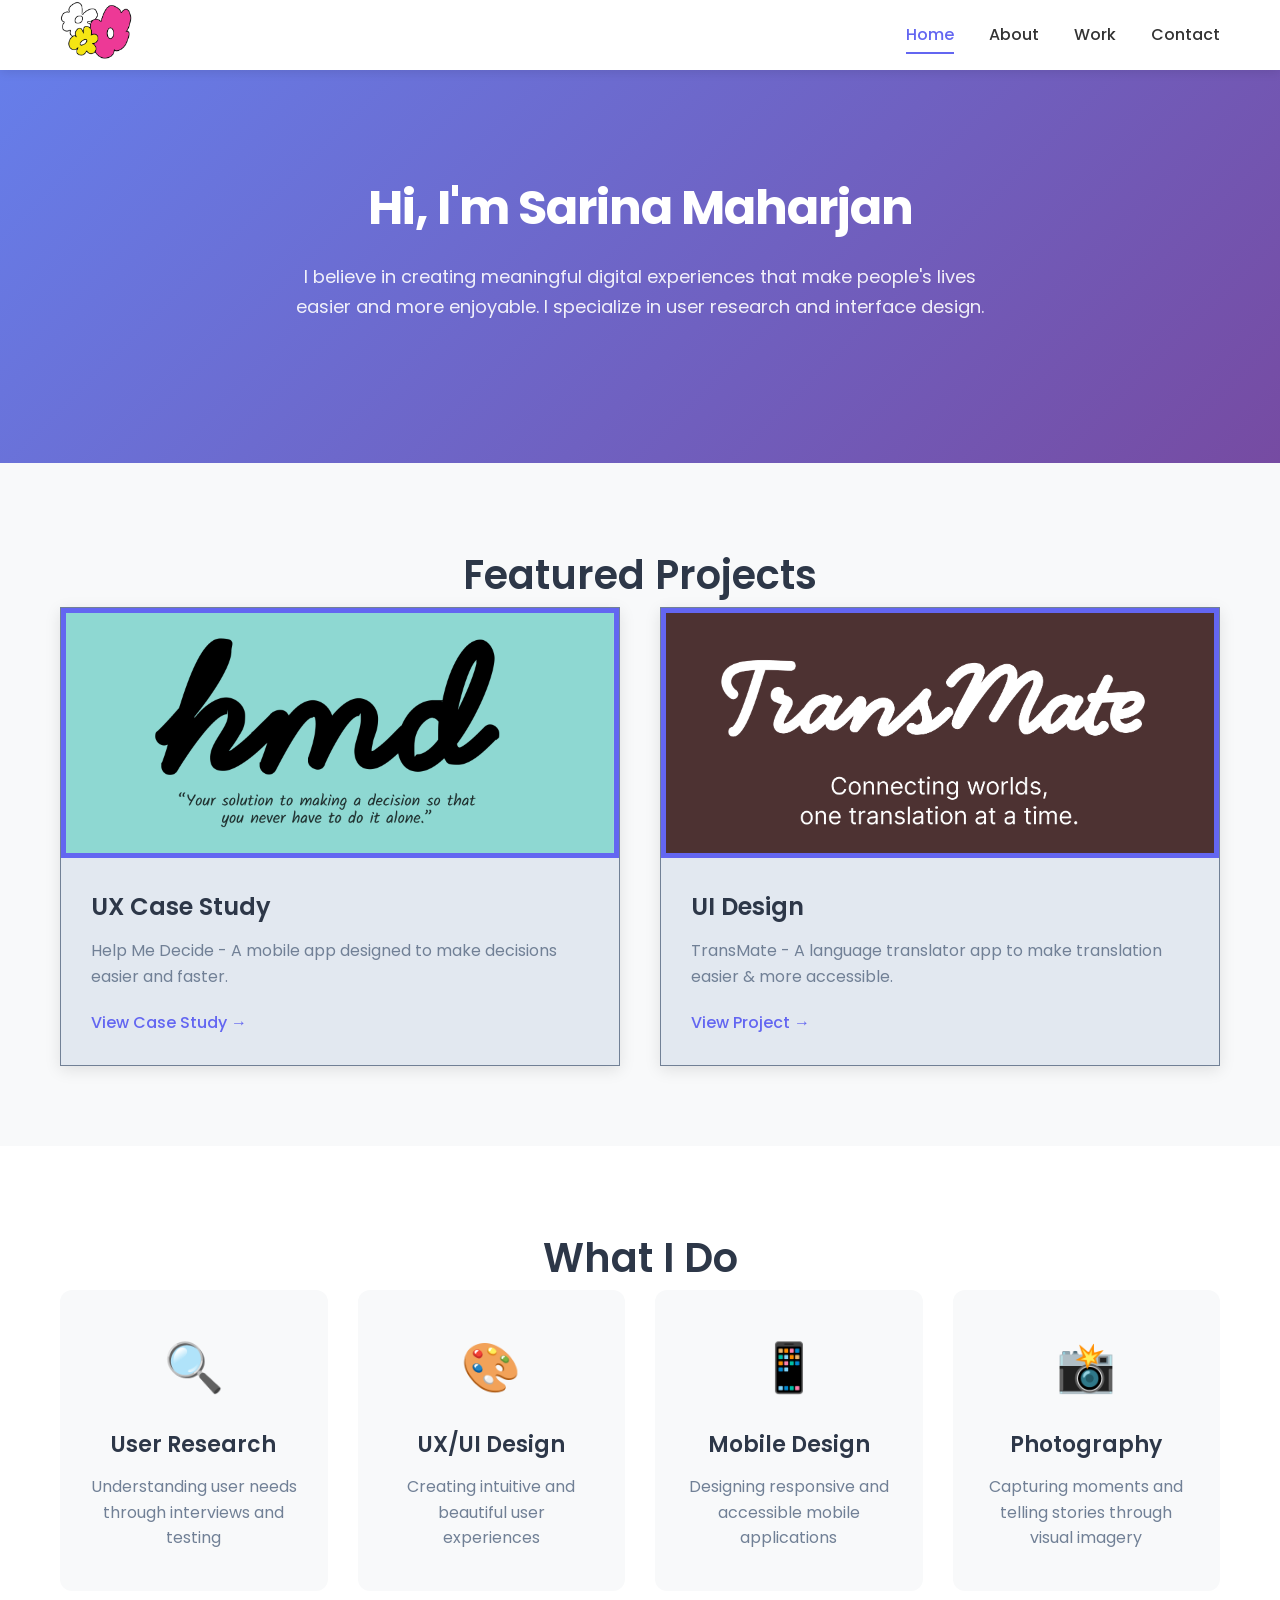
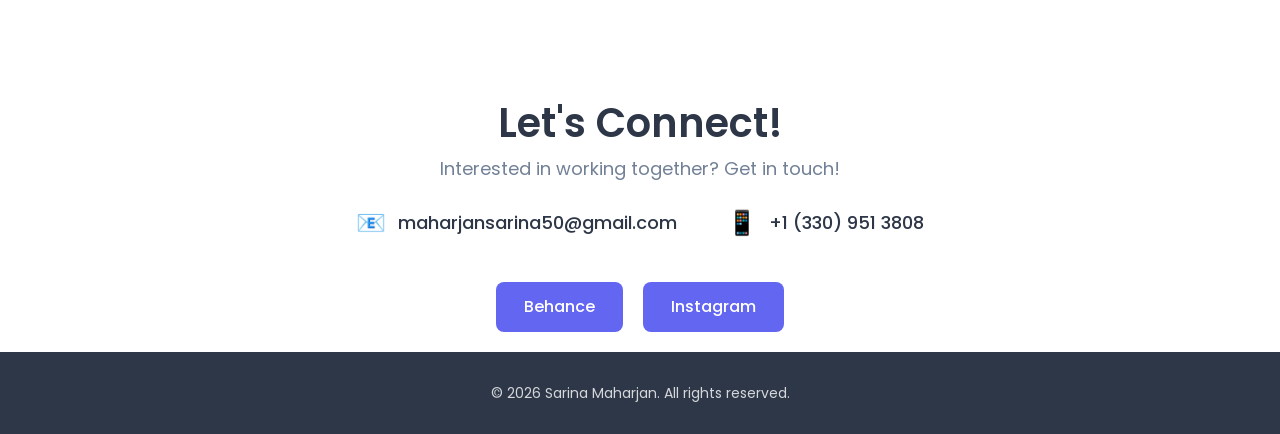
<file: index.html>
<!DOCTYPE html>
<html lang="en">
<head>
    <meta charset="UTF-8">
    <meta name="viewport" content="width=device-width, initial-scale=1.0">
    <title>Sarina Maharjan - UX/UI Designer</title>
    <link rel="stylesheet" href="style.css">
    <link href="https://fonts.googleapis.com/css2?family=Poppins:wght@300;400;500;600;700&display=swap" rel="stylesheet">
</head>
<body>
    <!-- Navigation -->
    <nav class="navbar">
        <div class="nav-container">
            <a href="index.html" class="logo">
    <img src="logo.png" alt="Sarina Maharjan">
</a>
            <ul class="nav-menu">
                <li><a href="index.html" class="active">Home</a></li>
                <li><a href="about.html">About</a></li>
                <li><a href="work.html">Work</a></li>
                <li><a href="#contact">Contact</a></li>
            </ul>
        </div>
    </nav>

    <!-- Hero Section -->
    <section class="hero">
        <div class="container">
            <div class="hero-content">
                <h1>Hi, I'm Sarina Maharjan</h1>
                <p class="hero-description">I believe in creating meaningful digital experiences that make people's lives easier and more enjoyable. I specialize in user research and interface design.</p>
               <!-- <div class="hero-buttons">
                    <a href="work.html" class="btn btn-primary">View My Work</a>
                    <a href="about.html" class="btn btn-secondary">About Me</a>
                </div>-->
            </div>
        </div>
    </section>

    <!-- Featured Work Preview -->
    <section class="featured-work">
        <div class="container">
            <h2 class="section-title">Featured Projects</h2>
            <div class="work-grid">
                <div class="work-card">
                    <div class="work-image">
                        <img src="hmd.png" alt="Help Me Decide App">
                    </div>
                    <div class="work-info">
                        <h3>UX Case Study</h3>
                        <p>Help Me Decide - A mobile app designed to make decisions easier and faster.</p>
                        <a href="https://www.figma.com/proto/SyUzmRysg45G4kjfIHkDVT/Sarina_Maharjan_CaseStudy?node-id=1-908&t=Y4ShxidRzzeLdUjM-1&scaling=min-zoom&content-scaling=fixed&page-id=0%3A1&starting-point-node-id=82%3A768" class="work-link" target="_blank">View Case Study →</a>
                    </div>
                </div>

                <div class="work-card">
                    <div class="work-image">
                        <img src="TM.png" alt="TransMah App">
                    </div>
                    <div class="work-info">
                        <h3>UI Design</h3>
                        <p>TransMate - A language translator app to make translation easier & more accessible.</p>
                        <a href="https://www.figma.com/proto/uf0gsg5HZ76IcyLqOOSyX9/Sarina-Maharjan?node-id=8224-472&t=InVKvM45Dc5nSNtn-1" class="work-link" target="_blank">View Project →</a>
                    </div>
                </div>
                <!--
                <div class="work-card">
                    <div class="work-image">
                        <img src="project-photography.jpg" alt="Photography Work">
                    </div>
                    <div class="work-info">
                        <h3>Photography Portfolio</h3>
                        <p>A collection of my photography work focusing on people and moments</p>
                        <a href="work.html" class="work-link">View Gallery →</a>
                    </div>
                </div>-->
            </div>
        </div>
    </section>

    <!-- Skills Section -->
    <section class="skills">
        <div class="container">
            <h2 class="section-title">What I Do</h2>
            <div class="skills-grid">
                <div class="skill-card">
                    <div class="skill-icon">🔍</div>
                    <h3>User Research</h3>
                    <p>Understanding user needs through interviews and testing</p>
                </div>
                <div class="skill-card">
                    <div class="skill-icon">🎨</div>
                    <h3>UX/UI Design</h3>
                    <p>Creating intuitive and beautiful user experiences</p>
                </div>
                <div class="skill-card">
                    <div class="skill-icon">📱</div>
                    <h3>Mobile Design</h3>
                    <p>Designing responsive and accessible mobile applications</p>
                </div>
                <div class="skill-card">
                    <div class="skill-icon">📸</div>
                    <h3>Photography</h3>
                    <p>Capturing moments and telling stories through visual imagery</p>
                </div>
                
            </div>
        </div>
    </section>

    <!-- Contact Section -->
    <section id="contact" class="contact">
        <div class="container">
            <h2 class="section-title">Let's Connect!</h2>
            <p class="contact-subtitle">Interested in working together? Get in touch!</p>
            <div class="contact-info">
                <div class="contact-item">
                    <span class="contact-icon">📧</span>
                    <a href="mailto:maharjansarina50@gmail.com">maharjansarina50@gmail.com</a>
                </div>
                <div class="contact-item">
                    <span class="contact-icon">📱</span>
                    <a href="tel:+13309513808">+1 (330) 951 3808</a>
                </div>
            </div>
            <div class="social-links">
                <a href="https://www.behance.net/sarinamaharjan" target="_blank" class="social-btn">
                    <span>Behance</span>
                </a>
                <a href="https://www.instagram.com/this_riri24/" target="_blank" class="social-btn">
                    <span>Instagram</span>
                </a>
            </div>
        </div>
    </section>

    <!-- Footer -->
    <footer>
        <div class="container">
            <p>© 2026 Sarina Maharjan. All rights reserved.</p>
        </div>
    </footer>

</body>
</html>
</file>
<file: style.css>
/* Reset & Base Styles */
* {
    margin: 0;
    padding: 0;
    box-sizing: border-box;
}

html {
    scroll-behavior: smooth;
}

body {
    font-family: 'Poppins', sans-serif;
    line-height: 1.6;
    color: #333;
    background-color: #ffffff;
}

.container {
    max-width: 1200px;
    margin: 0 auto;
    padding: 0 20px;
}

/* Navigation */
.navbar {
    background: white;
    box-shadow: 0 2px 10px rgba(0,0,0,0.1);
    position: sticky;
    top: 0;
    z-index: 1000;
}

.nav-container {
    max-width: 1200px;
    margin: 0 auto;
    padding: 0 20px;
    display: flex;
    justify-content: space-between;
    align-items: center;
    height: 70px;
}

.logo img {
    height: 60px;
    width: auto;
}

.nav-menu {
    display: flex;
    list-style: none;
    gap: 35px;
}

.nav-menu a {
    text-decoration: none;
    color: #333;
    font-weight: 500;
    font-size: 16px;
    transition: color 0.3s ease;
    position: relative;
}

.nav-menu a:hover,
.nav-menu a.active {
    color: #6366f1;
}

.nav-menu a.active::after {
    content: '';
    position: absolute;
    bottom: -8px;
    left: 0;
    width: 100%;
    height: 2px;
    background: #6366f1;
}

/* Hero Section */
.hero {
    background: linear-gradient(135deg, #667eea 0%, #764ba2 100%);
    color: white;
    padding: 100px 0;
    text-align: center;
}

.hero-content h1 {
    font-size: 48px;
    font-weight: 700;
    margin-bottom: 15px;
    letter-spacing: -1px;
}

.hero-content h2 {
    font-size: 28px;
    font-weight: 400;
    margin-bottom: 20px;
    opacity: 0.95;
}

.hero-description {
    font-size: 18px;
    line-height: 1.7;
    max-width: 700px;
    margin: 0 auto 40px;
    opacity: 0.9;
}

.hero-buttons {
    display: flex;
    gap: 20px;
    justify-content: center;
}

/* Buttons */
.btn {
    display: inline-block;
    padding: 14px 32px;
    border-radius: 8px;
    text-decoration: none;
    font-weight: 500;
    font-size: 16px;
    transition: all 0.3s ease;
    cursor: pointer;
    border: none;
}

.btn-primary {
   
    display: inline-block;
    background: #667eea;
    color: white;
    padding: 6px 16px;
    border-radius: 10px;
    font-size: 18px;
    font-weight: 500;
    margin-bottom: 15px;
}

.btn-primary:hover {
    transform: translateY(-2px);
    box-shadow: 0 10px 25px rgba(0,0,0,0.2);
}

.btn-secondary {
    background: transparent;
    color: white;
    border: 2px solid white;
}

.btn-secondary:hover {
    background: white;
    color: #6366f1;
}

/* Page Hero (for About & Work pages) */
.page-hero {
    background: linear-gradient(135deg, #667eea 0%, #764ba2 100%);
    color: white;
    padding: 100px 0;
    text-align: center;
}

.page-hero h1 {
    font-size: 48px;
    font-weight: 700;
    margin-bottom: 15px;
}

.page-hero p {
    font-size: 20px;
    opacity: 0.9;
}

/* Section Titles */
.section-title {
    font-size: 40px;
    font-weight: 600;
    margin-bottom: 0px;
    color: #2d3748;
    text-align: center;
}

.section-subtitle {
    font-size: 22px;
    color: #2d3748;
    text-align: center;
    padding: 30px 20px;
    margin-bottom: 20px;
}

/* Featured Work Section */
.featured-work {
    padding: 80px 0;
    background: #f8f9fa;
}

.work-grid {
    display: grid;
    grid-template-columns: repeat(auto-fit, minmax(320px, 1fr));
    gap: 40px;
}

.work-card {
    background: #e2e8f0;
    overflow: hidden;
    box-shadow: 0 4px 15px rgba(0,0,0,0.1);
    transition: transform 0.3s ease, box-shadow 0.3s ease;
    border: 1px solid #718096;
}

.work-card:hover {
    transform: translateY(-5px);
    box-shadow: 0 10px 30px rgba(0,0,0,0.15);
}

.work-image {
    width:100%;
    height: 250px;
    border: 5px solid #6366f1;
    display: flex;
    align-items: center;
    justify-content: center;
}

.work-image img {
    width: 100%;
    height: 100%;
    object-fit: cover;
}

.work-info {
    padding: 30px;
}

.work-info h3 {
    font-size: 24px;
    font-weight: 600;
    margin-bottom: 12px;
    color: #2d3748;
}

.work-info p {
    font-size: 16px;
    line-height: 1.6;
    color: #718096;
    margin-bottom: 20px;
}

.work-link {
    color: #6366f1;
    text-decoration: none;
    font-weight: 500;
    font-size: 16px;
    display: inline-flex;
    align-items: center;
    transition: color 0.3s ease;
}

.work-link:hover {
    color: #4f46e5;
}

/* Skills Section */
.skills {
    padding: 80px 0;
    background: white;
}

.skills-grid {
    display: grid;
    grid-template-columns: repeat(auto-fit, minmax(250px, 1fr));
    gap: 30px;
}

.skill-card {
    background: #f8f9fa;
    padding: 40px 30px;
    border-radius: 12px;
    text-align: center;
    transition: transform 0.3s ease;
}

.skill-card:hover {
    transform: translateY(-5px);
}

.skill-icon {
    font-size: 48px;
    margin-bottom: 20px;
}

.skill-card h3 {
    font-size: 22px;
    font-weight: 600;
    margin-bottom: 12px;
    color: #2d3748;
}

.skill-card p {
    font-size: 16px;
    color: #718096;
    line-height: 1.6;
}

/* About Page Styles */
.about-content {
    padding: 80px 0;
    background: white;
}

.about-layout {
    display: grid;
    grid-template-columns: 1fr 2fr;
    gap: 60px;
    align-items: start;
}

.about-image img {
    width: 100%;
    border-radius: 12px;
    box-shadow: 0 10px 30px rgba(0,0,0,0.1);
}

.about-text h2 {
    font-size: 32px;
    font-weight: 600;
    margin-bottom: 20px;
    color: #2d3748;
}

.about-text p {
    font-size: 17px;
    line-height: 1.8;
    color: #4a5568;
    margin-bottom: 20px;
}

.about-stats {
    display: grid;
    grid-template-columns: repeat(auto-fit, minmax(200px, 1fr));
    gap: 30px;
    margin-top: 40px;
}

.stat-item {
    background: #f8f9fa;
    padding: 25px;
    border-radius: 8px;
    text-align: center;
}

.stat-item h3 {
    font-size: 20px;
    font-weight: 600;
    color: #6366f1;
    margin-bottom: 8px;
}

.stat-item p {
    font-size: 15px;
    color: #718096;
}
/*Photo grid */
.carousel-section {
    padding: 80px 0;
    background: #f8f9fa;
}

.carousel-grid {
    display: grid;
    grid-template-columns: 1fr 1fr;
    gap: 30px;
    overflow: hidden;
}

.carousel-column {
    display: grid;
    grid-template-columns: 1fr;
    gap: 20px;
}

.carousel-item {
    border-radius: 8px;
    overflow: hidden;
    background: #e2e8f0;
}

.carousel-item.horizontal {
    aspect-ratio: 16 / 9;
}

.carousel-item.vertical {
    aspect-ratio: 9 / 16;
}

.carousel-item img {
    width: 100%;
    height: 100%;
    object-fit: cover;
    transition: transform 0.3s ease;
}

.carousel-item:hover img {
    transform: scale(1.05);
}

/* Responsive */
@media (max-width: 768px) {
    .carousel-grid {
        grid-template-columns: 1fr;
    }
}

/* Tools Section */
.tools-section {
    padding: 80px 0;
    background: #f8f9fa;
}

.tools-grid {
    display: grid;
    grid-template-columns: repeat(auto-fit, minmax(280px, 1fr));
    gap: 30px;
}

.tool-category {
    background: white;
    padding: 35px;
    border-radius: 12px;
    box-shadow: 0 2px 10px rgba(0,0,0,0.05);
}

.tool-category h3 {
    font-size: 22px;
    font-weight: 600;
    margin-bottom: 20px;
    color: #2d3748;
}

.tool-category ul {
    list-style: none;
}

.tool-category li {
    font-size: 16px;
    color: #4a5568;
    padding: 8px 0;
    padding-left: 25px;
    position: relative;
}

.tool-category li::before {
    content: '✓';
    position: absolute;
    left: 0;
    color: #6366f1;
    font-weight: 600;
}

/* Education Section */
.education-section {
    padding: 80px 0;
    background: white;
}

.education-card {
    display: flex;
    gap: 30px;
    background: #f8f9fa;
    padding: 40px;
    border-radius: 12px;
    max-width: 800px;
    margin: 0 auto;
}

.edu-icon {
    font-size: 48px;
    flex-shrink: 0;
}

.edu-content h3 {
    font-size: 24px;
    font-weight: 600;
    color: #2d3748;
    margin-bottom: 8px;
}

.edu-university {
    font-size: 18px;
    color: #6366f1;
    font-weight: 500;
    margin-bottom: 5px;
}

.edu-year {
    font-size: 16px;
    color: #718096;
    margin-bottom: 15px;
}

.edu-description {
    font-size: 16px;
    line-height: 1.7;
    color: #4a5568;
}

/* Philosophy Section */
.philosophy-section {
    padding: 80px 0;
    background: #f8f9fa;
}

.philosophy-content {
    display: grid;
    grid-template-columns: repeat(auto-fit, minmax(280px, 1fr));
    gap: 30px;
}

.philosophy-card {
    background: white;
    padding: 35px;
    border-radius: 12px;
    box-shadow: 0 2px 10px rgba(0,0,0,0.05);
    border: 1px solid #718096
}

.philosophy-card h3 {
    font-size: 22px;
    font-weight: 600;
    color: #2d3748;
    margin-bottom: 12px;
}

.philosophy-card p {
    font-size: 16px;
    line-height: 1.7;
    color: #4a5568;
}

/* Work Portfolio Page */
.work-portfolio {
    padding: 80px 0;
    background: white;
}

.project-section {
    margin-bottom: 100px;
}

.project-content {
    display: grid;
    grid-template-columns: 1fr 1fr;
    gap: 60px;
    align-items: center;
}

.project-section.alternate .project-content {
    direction: rtl;
}

.project-section.alternate .project-content > * {
    direction: ltr;
}

.project-image img {
    width: 100%;
    border-radius: 12px;
    box-shadow: 0 10px 30px rgba(0,0,0,0.15);
}

.project-tag {
    display: inline-block;
    background: #6366f1;
    color: white;
    padding: 6px 16px;
    border-radius: 20px;
    font-size: 14px;
    font-weight: 500;
    margin-bottom: 15px;
}

.project-details h2 {
    font-size: 36px;
    font-weight: 600;
    color: #2d3748;
    margin-bottom: 15px;
}

.project-description {
    font-size: 17px;
    line-height: 1.8;
    color: #4a5568;
    margin-bottom: 30px;
}

.project-highlights {
    display: grid;
    grid-template-columns: repeat(3, 1fr);
    gap: 20px;
    margin-bottom: 30px;
    padding: 25px;
    background: #f8f9fa;
    border-radius: 8px;
}

.highlight-item h4 {
    font-size: 14px;
    font-weight: 600;
    color: #718096;
    margin-bottom: 5px;
    text-transform: uppercase;
    letter-spacing: 0.5px;
}

.highlight-item p {
    font-size: 16px;
    color: #2d3748;
    font-weight: 500;
}



.project-features {
    margin-bottom: 30px;
}

.project-features h4 {
    font-size: 18px;
    font-weight: 600;
    color: #2d3748;
    margin-bottom: 12px;
}

.project-features ul {
    list-style: none;
}

.project-features li {
    font-size: 16px;
    color: #4a5568;
    padding: 6px 0;
    padding-left: 25px;
    position: relative;
}

.project-features li::before {
    content: '•';
    position: absolute;
    left: 0;
    color: #6366f1;
    font-weight: 600;
    font-size: 20px;
}

/* Gallery Preview */
.gallery-preview {
    padding: 80px 0;
    background: #f8f9fa;
}

.photo-grid {
    display: grid;
    grid-template-columns: repeat(2, 1fr);
    gap: 20px;
}

.photo-item {
    aspect-ratio: 1;
    border-radius: 8px;
    overflow: hidden;
    background: #e2e8f0;
    cursor: pointer;
    position: relative;
}

.photo-item img {
    width: 100%;
    height: 100%;
    object-fit: cover;
    transition: transform 0.3s ease;
}

.photo-item:hover img {
    transform: scale(1.05);
}

/* Modal for enlarged image */
/* Modal for enlarged image */
.modal {
    display: none;
    position: fixed;
    z-index: 2000;
    left: 0;
    top: 0;
    width: 100%;
    height: 100%;
    background-color: rgba(0, 0, 0, 0.8);
    animation: fadeIn 0.3s ease;
    overflow: auto;
}

.modal.active {
    display: flex;
    align-items: center;
    justify-content: center;
    padding: 20px;
}

.modal-content {
    position: relative;
    max-width: 90%;
    max-height: 85vh;
    border-radius: 12px;
    overflow: hidden;
    display: flex;
    align-items: center;
    justify-content: center;
}

.modal-content img {
    width: 100%;
    height: auto;
    display: block;
    max-height: 85vh;
    object-fit: contain;
}

.modal-close {
    position: absolute;
    top: 20px;
    right: 30px;
    color: white;
    font-size: 40px;
    font-weight: bold;
    cursor: pointer;
    background: rgba(0, 0, 0, 0.5);
    width: 50px;
    height: 50px;
    border-radius: 50%;
    display: flex;
    align-items: center;
    justify-content: center;
    transition: background 0.3s ease;
    z-index: 2001;
}

.modal-close:hover {
    background: rgba(0, 0, 0, 0.8);
}

@keyframes fadeIn {
    from {
        opacity: 0;
    }
    to {
        opacity: 1;
    }
}

/* CTA Section */
.cta-section {
    padding: 80px 0;
    text-align: center;
    background: linear-gradient(135deg, #667eea 0%, #764ba2 100%);
    color: white;
}

.cta-section h2 {
    font-size: 40px;
    font-weight: 600;
    margin-bottom: 15px;
}

.cta-section p {
    font-size: 18px;
    margin-bottom: 30px;
    opacity: 0.9;
}

/* Contact Section */
.contact {
    padding: 20px 0;
    background: white;
    text-align: center;
}

.contact-subtitle {
    font-size: 18px;
    color: #718096;
    margin-bottom: 20px;
}

.contact-info {
    display: flex;
    justify-content: center;
    gap: 50px;
    margin-bottom: 40px;
    flex-wrap: wrap;
}

.contact-item {
    display: flex;
    align-items: center;
    gap: 12px;
}

.contact-icon {
    font-size: 24px;
}

.contact-item a {
    font-size: 18px;
    color: #2d3748;
    text-decoration: none;
    font-weight: 500;
    transition: color 0.3s ease;
}

.contact-item a:hover {
    color: #6366f1;
}

.social-links {
    display: flex;
    justify-content: center;
    gap: 20px;
}

.social-btn {
    display: inline-block;
    padding: 12px 28px;
    background: #6366f1;
    color: white;
    text-decoration: none;
    border-radius: 8px;
    font-weight: 500;
    transition: all 0.3s ease;
}

.social-btn:hover {
    background: #4f46e5;
    transform: translateY(-2px);
    box-shadow: 0 5px 15px rgba(99, 102, 241, 0.3);
}

/* Footer */
footer {
    background: #2d3748;
    color: white;
    padding: 30px 0;
    text-align: center;
    width: 100%;
}

footer p {
    font-size: 14px;
    opacity: 0.8;
}

/* Responsive Design */
@media (max-width: 768px) {
    .nav-menu {
        gap: 20px;
    }
    
    .hero-content h1 {
        font-size: 40px;
    }
    
    .hero-content h2 {
        font-size: 22px;
    }
    
    .hero-buttons {
        flex-direction: column;
        align-items: center;
    }
    
    .section-title {
        font-size: 32px;
    }
    
    .about-layout {
        grid-template-columns: 1fr;
    }
    
    .project-content {
        grid-template-columns: 1fr;
    }
    
    .project-section.alternate .project-content {
        direction: ltr;
    }
    
    .project-highlights {
        grid-template-columns: 1fr;
    }
    
    .contact-info {
        flex-direction: column;
        gap: 20px;
    }
    
    .photo-grid {
        grid-template-columns: repeat(auto-fit, minmax(250px, 1fr));
    }
}

@media (max-width: 480px) {
    .nav-menu {
        gap: 15px;
        font-size: 14px;
    }
    
    .logo {
        font-size: 24px;
    }
    
    .hero-content h1 {
        font-size: 32px;
    }
    
    .page-hero h1 {
        font-size: 36px;
    }
}
</file>
